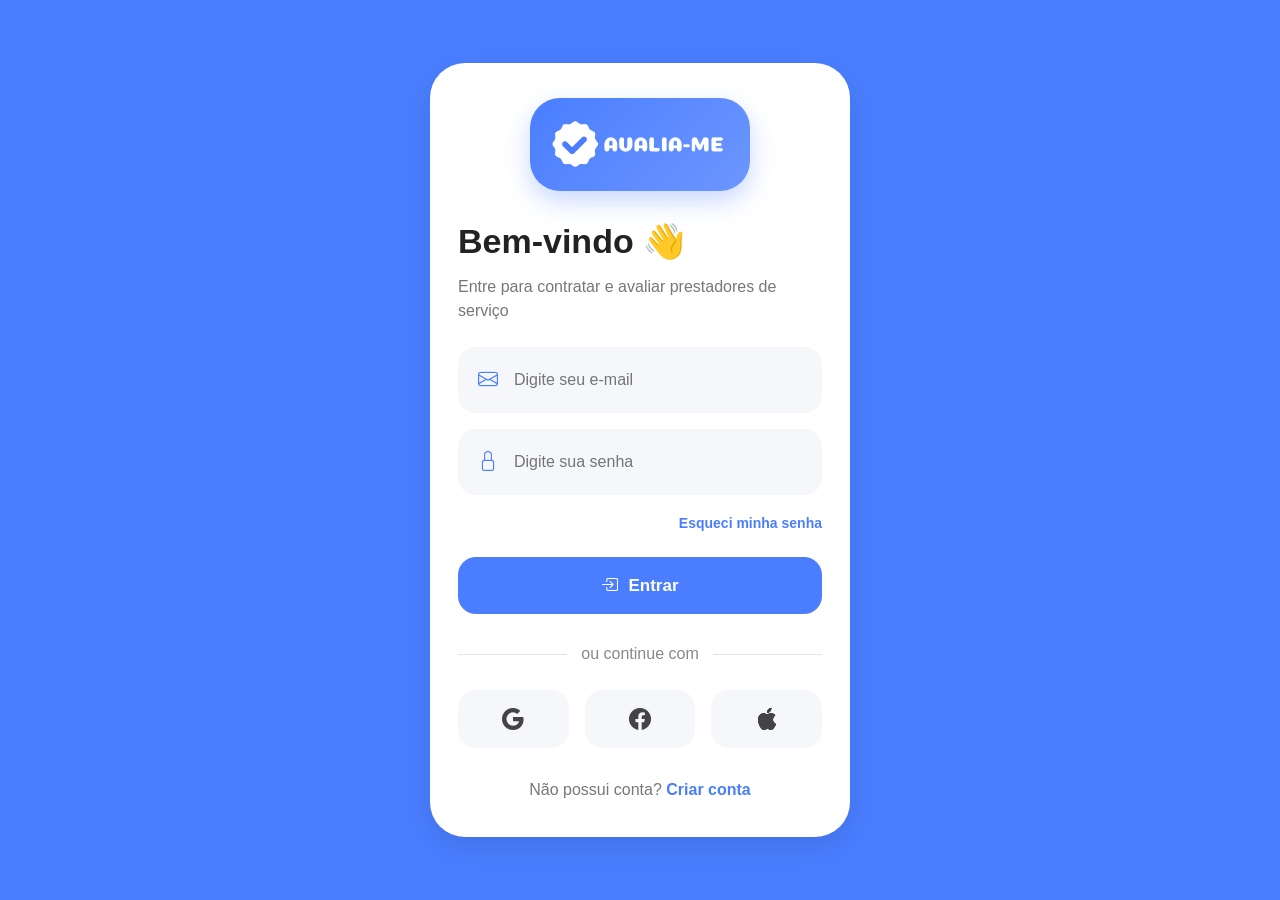
<file: index.html>
<!DOCTYPE html>
<html lang="pt-br">
<head>

<meta charset="UTF-8">
<meta name="viewport" content="width=device-width, initial-scale=1.0">

<title>Login - Avalia-Me</title>

<!-- Bootstrap -->
<link href="https://cdn.jsdelivr.net/npm/bootstrap@5.3.3/dist/css/bootstrap.min.css" rel="stylesheet">

<!-- Bootstrap Icons -->
<link rel="stylesheet" href="https://cdn.jsdelivr.net/npm/bootstrap-icons@1.11.3/font/bootstrap-icons.css">

<!-- CSS -->
<link rel="stylesheet" href="estilo.css">

</head>

<body class="body-login">

<!-- =========================
     LOGIN
========================= -->

<div class="container-login">

    <!-- LOGO -->
    <div class="text-center">

        <img src="logo.png"
        class="logo-login">

    </div>

    <!-- TITULO -->
    <div class="titulo-login">

        Bem-vindo 👋

    </div>

    <div class="subtitulo-login">

        Entre para contratar e avaliar prestadores de serviço

    </div>

    <!-- FORM -->
    <form class="mt-4">

        <!-- EMAIL -->
        <div class="campo-login">

            <i class="bi bi-envelope"></i>

            <input type="email"
            placeholder="Digite seu e-mail">

        </div>

        <!-- SENHA -->
        <div class="campo-login mt-3">

            <i class="bi bi-lock"></i>

            <input type="password"
            placeholder="Digite sua senha">

        </div>

        <!-- ESQUECI -->
        <div class="text-end mt-3">

            <a href="#"
            class="link-login">

                Esqueci minha senha

            </a>

        </div>

        <!-- BOTÃO -->
        <a href="home.html"
        class="btn-entrar-login text-decoration-none">

            <i class="bi bi-box-arrow-in-right"></i>

            Entrar

        </a>

    </form>

    <!-- DIVISÃO -->
    <div class="divisao-login">

        <span>ou continue com</span>

    </div>

    <!-- REDES -->
    <div class="d-flex gap-3 mt-4">

        <button class="btn-social-login">

            <i class="bi bi-google"></i>

        </button>

        <button class="btn-social-login">

            <i class="bi bi-facebook"></i>

        </button>

        <button class="btn-social-login">

            <i class="bi bi-apple"></i>

        </button>

    </div>

    <!-- CADASTRO -->
    <div class="texto-cadastro">

        Não possui conta?

        <a href="#"
        class="link-cadastro">

            Criar conta

        </a>

    </div>

</div>

<!-- Bootstrap -->
<script src="https://cdn.jsdelivr.net/npm/bootstrap@5.3.3/dist/js/bootstrap.bundle.min.js"></script>

</body>
</html>
</file>
<file: estilo.css>
/* =========================
   BODY
========================= */

body{
    background:#f4f5f7;
    font-family:Arial, Helvetica, sans-serif;
    color:#1d1d1d;
    margin:0;
    padding:0;
}

/* =========================
   TOPO
========================= */

.topo{
    background:#4a7eff;

    padding:20px 18px 25px;

    border-bottom-left-radius:35px;
    border-bottom-right-radius:35px;

    box-shadow:0 5px 18px rgba(0,0,0,0.10);

    position:sticky;
    top:0;
    z-index:999;
}

/* LOGO */

.logo{
    width:240px;
    max-width:100%;
    object-fit:contain;
}

/* PERFIL */

.icon-perfil{
    color:white;
    font-size:34px;
}

/* SUBTITULO */

.subtitulo{
    color:rgba(255,255,255,0.85);
    font-size:15px;
    margin-top:8px;
    margin-bottom:20px;
}

/* BUSCA */

.caixa-busca{
    background:white;
    border-radius:20px;
    padding:15px 18px;

    display:flex;
    align-items:center;
    gap:12px;

    box-shadow:0 4px 12px rgba(0,0,0,0.08);
}

.caixa-busca i{
    font-size:22px;
    color:#888;
}

.caixa-busca input{
    border:none;
    width:100%;
    outline:none;
    font-size:17px;
}

/* =========================
   CATEGORIAS
========================= */

.categorias{
    margin-top:22px;

    overflow-x:auto;
    white-space:nowrap;

    padding-bottom:5px;
}

.categorias::-webkit-scrollbar{
    display:none;
}

.categoria-btn{

    border:none;

    background:white;

    border-radius:20px;

    padding:14px 20px;

    margin-right:12px;

    font-size:16px;
    font-weight:600;

    display:inline-flex;
    align-items:center;
    gap:10px;

    box-shadow:0 3px 10px rgba(0,0,0,0.06);

    transition:0.2s;
}

.categoria-btn:hover{
    transform:scale(1.03);
}

/* =========================
   TITULO
========================= */

.titulo-secao{
    font-size:20px;
    font-weight:800;
}

.link-todos{
    color:#4a7eff;
    font-weight:700;
    text-decoration:none;
}

/* =========================
   CARD PRESTADOR
========================= */

.card-prestador{

    background:white;

    border-radius:25px;

    padding:16px;

    margin-bottom:18px;

    box-shadow:0 5px 16px rgba(0,0,0,0.05);
}

.foto-prestador{
    width:90px;
    height:90px;

    border-radius:20px;

    object-fit:cover;
}

.nome{
    font-size:28px;
    font-weight:800;
    margin-bottom:4px;
}

.avaliacao{
    color:#222;
    font-size:16px;
    margin-bottom:6px;
}

.avaliacao i{
    color:#ffb400;
}

.info{
    color:#777;
    font-size:15px;
    margin-bottom:3px;
}

.botoes{
    margin-top:14px;
}

.btn-contato{

    background:#4a7eff;
    color:white;

    border:none;

    border-radius:16px;

    padding:12px 22px;

    font-weight:700;
}

.btn-avaliar{

    background:#f1f1f1;
    color:#222;

    border:none;

    border-radius:16px;

    padding:12px 22px;

    font-weight:700;
}

/* =========================
   MODAL
========================= */

.modal-content{
    border-radius:30px;
    border:none;
    padding:15px;
}

.modal-title{
    font-size:32px;
    font-weight:800;
}

.estrelas{
    font-size:45px;
    color:#dddddd;
    cursor:pointer;
}

.estrelas i:hover{
    color:#ffb400;
}

/* =========================
   NAVBAR
========================= */

.bottom-nav{

    position:fixed;

    bottom:0;

    width:100%;

    background:white;

    border-top:1px solid #ececec;

    padding:10px 0;

    z-index:999;
}

.nav-item-custom{
    text-align:center;
    color:#666;
    font-size:13px;
}

.nav-item-custom i{
    font-size:24px;
}

.nav-item-custom.active{
    color:#4a7eff;
    font-weight:700;
}

/* =========================
   RESPONSIVO
========================= */

@media(max-width:768px){

    .logo{
        width:180px;
    }

    .nome{
        font-size:22px;
    }

    .foto-prestador{
        width:75px;
        height:75px;
    }

    .btn-contato,
    .btn-avaliar{
        width:100%;
    }

    .botoes{
        display:flex;
        flex-direction:column;
        gap:10px;
    }

}

/* =========================
   PERFIL
========================= */

.topo-perfil{

    background:#4a7eff;

    padding:20px 20px 35px;

    border-bottom-left-radius:35px;
    border-bottom-right-radius:35px;

    color:white;
}

.btn-voltar{

    width:42px;
    height:42px;

    background:rgba(255,255,255,0.18);

    border-radius:14px;

    display:flex;
    align-items:center;
    justify-content:center;

    color:white;

    text-decoration:none;

    font-size:20px;
}

.titulo-perfil{
    font-size:22px;
    font-weight:800;
}

.icone-config{

    width:42px;
    height:42px;

    background:rgba(255,255,255,0.18);

    border-radius:14px;

    display:flex;
    align-items:center;
    justify-content:center;

    font-size:20px;
}

.foto-usuario{

    width:110px;
    height:110px;

    border-radius:50%;

    border:4px solid white;

    object-fit:cover;
}

.nome-usuario{

    margin-top:14px;

    font-size:28px;
    font-weight:800;
}

.email-usuario{

    color:rgba(255,255,255,0.85);

    font-size:15px;
}

/* STATUS */

.card-status{

    background:white;

    border-radius:22px;

    padding:20px 10px;

    text-align:center;

    box-shadow:0 4px 12px rgba(0,0,0,0.05);
}

.numero-status{

    font-size:26px;
    font-weight:800;

    color:#4a7eff;
}

.texto-status{

    color:#777;

    font-size:14px;
}

/* ITENS */

.item-perfil{

    background:white;

    border-radius:22px;

    padding:18px;

    margin-bottom:14px;

    display:flex;
    justify-content:space-between;
    align-items:center;

    box-shadow:0 4px 12px rgba(0,0,0,0.05);
}

.icone-item{

    width:52px;
    height:52px;

    border-radius:16px;

    background:#eef3ff;

    color:#4a7eff;

    display:flex;
    align-items:center;
    justify-content:center;

    font-size:22px;
}

.titulo-item{

    font-size:17px;
    font-weight:700;
}

.subtitulo-item{

    font-size:14px;

    color:#888;
}

/* BOTÃO */

.btn-sair{

    width:100%;

    border:none;

    background:#ff4d4d;

    color:white;

    padding:16px;

    border-radius:18px;

    font-size:17px;
    font-weight:700;
}

/* RESPONSIVO */

@media(max-width:768px){

    .nome-usuario{
        font-size:24px;
    }

    .titulo-perfil{
        font-size:20px;
    }

}

/* =========================
   AVALIAÇÕES
========================= */

.topo-avaliacoes{

    background:#4a7eff;

    padding:20px;

    border-bottom-left-radius:35px;
    border-bottom-right-radius:35px;

    color:white;
}

.titulo-avaliacoes{

    font-size:24px;
    font-weight:800;
}

.icone-filtro{

    width:42px;
    height:42px;

    border-radius:14px;

    background:rgba(255,255,255,0.18);

    display:flex;
    align-items:center;
    justify-content:center;

    font-size:20px;
}

.caixa-busca-avaliacao{

    background:white;

    border-radius:18px;

    padding:14px 16px;

    display:flex;
    align-items:center;
    gap:10px;
}

.caixa-busca-avaliacao i{

    color:#888;
    font-size:20px;
}

.caixa-busca-avaliacao input{

    border:none;
    outline:none;

    width:100%;
}

/* MÉDIA */

.card-media{

    background:white;

    border-radius:28px;

    padding:22px;

    box-shadow:0 4px 12px rgba(0,0,0,0.05);
}

.nota-geral{

    font-size:42px;
    font-weight:800;

    color:#4a7eff;
}

.estrelas-media{

    color:#ffb400;

    margin-top:6px;
}

.texto-media{

    color:#888;

    margin-top:5px;

    font-size:14px;
}

.barra-avaliacao{

    display:flex;
    align-items:center;
    gap:10px;
}

.progress{

    height:10px;

    border-radius:10px;

    background:#ececec;
}

.progress-bar{

    background:#4a7eff;
}

/* CARD */

.card-avaliacao{

    background:white;

    border-radius:25px;

    padding:20px;

    margin-bottom:16px;

    box-shadow:0 4px 12px rgba(0,0,0,0.05);
}

.foto-avaliacao{

    width:55px;
    height:55px;

    border-radius:50%;

    object-fit:cover;
}

.nome-avaliador{

    font-size:17px;
    font-weight:700;
}

.tempo-avaliacao{

    font-size:13px;
    color:#888;
}

.nota-avaliacao{

    background:#eef3ff;

    color:#4a7eff;

    padding:8px 14px;

    border-radius:14px;

    font-weight:700;
}

.nota-avaliacao i{

    color:#ffb400;
}

.comentario-avaliacao{

    margin-top:18px;

    color:#444;

    line-height:1.6;
}

.prestador-avaliado{

    margin-top:15px;

    color:#777;

    font-size:14px;
}

/* BOTÃO FLUTUANTE */

.btn-flutuante{

    position:fixed;

    right:20px;
    bottom:90px;

    width:62px;
    height:62px;

    border:none;

    border-radius:50%;

    background:#4a7eff;

    color:white;

    font-size:24px;

    box-shadow:0 6px 18px rgba(74,126,255,0.4);

    z-index:999;
}

/* MODAL */

.titulo-modal-avaliacao{

    font-size:28px;
    font-weight:800;
}

.subtitulo-modal{

    color:#888;

    margin-top:6px;
}

.estrelas-nova{

    font-size:40px;

    color:#dddddd;
}

.estrelas-nova i:hover{

    color:#ffb400;

    cursor:pointer;
}

.area-avaliacao{

    border-radius:18px;

    padding:16px;

    border:1px solid #e5e5e5;
}

.btn-publicar{

    width:100%;

    border:none;

    background:#4a7eff;

    color:white;

    padding:15px;

    border-radius:18px;

    font-size:17px;
    font-weight:700;
}

.item-link{

    text-decoration:none;

    color:inherit;

    display:block;
}

/* =========================
   BUSCAR
========================= */

.topo-buscar{

    background:#4a7eff;

    padding:20px;

    border-bottom-left-radius:35px;
    border-bottom-right-radius:35px;

    color:white;
}

.titulo-buscar{

    font-size:24px;
    font-weight:800;
}

.icone-localizacao{

    width:42px;
    height:42px;

    border-radius:14px;

    background:rgba(255,255,255,0.18);

    display:flex;
    align-items:center;
    justify-content:center;

    font-size:20px;
}

/* BUSCA */

.caixa-busca-page{

    background:white;

    border-radius:20px;

    padding:15px 18px;

    display:flex;
    align-items:center;
    gap:12px;

    box-shadow:0 4px 12px rgba(0,0,0,0.08);
}

.caixa-busca-page i{

    font-size:22px;

    color:#888;
}

.caixa-busca-page input{

    border:none;

    width:100%;

    outline:none;

    font-size:16px;
}

/* TITULOS */

.titulo-secao-busca{

    font-size:22px;
    font-weight:800;
}

.link-ver-todos{

    color:#4a7eff;

    font-weight:700;

    text-decoration:none;
}

/* CATEGORIAS */

.categoria-card{

    background:white;

    border-radius:24px;

    padding:22px 10px;

    text-align:center;

    box-shadow:0 4px 12px rgba(0,0,0,0.05);

    transition:0.2s;
}

.categoria-card:hover{

    transform:translateY(-3px);
}

.icone-categoria{

    font-size:34px;
}

.texto-categoria{

    margin-top:10px;

    font-size:15px;
    font-weight:700;
}

/* CARD BUSCA */

.card-busca{

    background:white;

    border-radius:24px;

    padding:16px;

    margin-bottom:16px;

    display:flex;
    align-items:center;
    gap:14px;

    box-shadow:0 4px 12px rgba(0,0,0,0.05);
}

.foto-busca{

    width:75px;
    height:75px;

    border-radius:20px;

    object-fit:cover;
}

.nome-busca{

    font-size:20px;
    font-weight:800;
}

.profissao-busca{

    color:#777;

    font-size:14px;

    margin-top:3px;
}

.avaliacao-busca{

    margin-top:8px;

    font-size:14px;

    color:#555;
}

.avaliacao-busca i{

    color:#ffb400;
}

/* BOTÃO */

.btn-chat{

    min-width:52px;
    height:52px;

    border:none;

    border-radius:16px;

    background:#25d366;

    color:white;

    font-size:22px;

    display:flex;
    align-items:center;
    justify-content:center;
}

/* RESPONSIVO */

@media(max-width:768px){

    .categoria-card{

        padding:18px 8px;
    }

    .texto-categoria{

        font-size:13px;
    }

    .nome-busca{

        font-size:18px;
    }

}

/* =========================
   MINHAS AVALIAÇÕES
========================= */

.topo-minhas-avaliacoes{

    background:#4a7eff;

    padding:20px;

    border-bottom-left-radius:35px;
    border-bottom-right-radius:35px;

    color:white;
}

.titulo-minhas-avaliacoes{

    font-size:24px;
    font-weight:800;
}

.icone-avaliacoes{

    width:42px;
    height:42px;

    border-radius:14px;

    background:rgba(255,255,255,0.18);

    display:flex;
    align-items:center;
    justify-content:center;

    font-size:18px;
}

.subtitulo-minhas-avaliacoes{

    margin-top:18px;

    color:rgba(255,255,255,0.85);

    font-size:15px;
}

/* RESUMO */

.card-resumo-avaliacoes{

    background:white;

    border-radius:28px;

    padding:22px;

    box-shadow:0 4px 12px rgba(0,0,0,0.05);
}

.numero-resumo{

    font-size:30px;
    font-weight:800;

    color:#4a7eff;
}

.texto-resumo{

    color:#888;

    font-size:14px;

    margin-top:4px;
}

/* CARD */

.card-minha-avaliacao{

    background:white;

    border-radius:25px;

    padding:20px;

    margin-bottom:18px;

    box-shadow:0 4px 12px rgba(0,0,0,0.05);
}

.foto-minha-avaliacao{

    width:62px;
    height:62px;

    border-radius:18px;

    object-fit:cover;
}

.nome-prestador-avaliado{

    font-size:18px;
    font-weight:800;
}

.tipo-servico{

    color:#777;

    font-size:14px;

    margin-top:3px;
}

.nota-minha-avaliacao{

    background:#eef3ff;

    color:#4a7eff;

    padding:8px 14px;

    border-radius:14px;

    font-weight:700;
}

.nota-minha-avaliacao i{

    color:#ffb400;
}

.comentario-minha-avaliacao{

    margin-top:18px;

    color:#444;

    line-height:1.6;
}

.rodape-avaliacao{

    margin-top:18px;

    display:flex;
    justify-content:space-between;
    align-items:center;

    color:#888;

    font-size:14px;
}

/* BOTÃO */

.btn-editar-avaliacao{

    border:none;

    background:#eef3ff;

    color:#4a7eff;

    padding:10px 16px;

    border-radius:14px;

    font-size:14px;
    font-weight:700;
}

/* RESPONSIVO */

@media(max-width:768px){

    .titulo-minhas-avaliacoes{

        font-size:22px;
    }

    .nome-prestador-avaliado{

        font-size:16px;
    }

}

/* =========================
   FAVORITOS
========================= */

.topo-favoritos{

    background:#4a7eff;

    padding:20px;

    border-bottom-left-radius:35px;
    border-bottom-right-radius:35px;

    color:white;
}

.titulo-favoritos{

    font-size:24px;
    font-weight:800;
}

.icone-favoritos{

    width:42px;
    height:42px;

    border-radius:14px;

    background:rgba(255,255,255,0.18);

    display:flex;
    align-items:center;
    justify-content:center;

    font-size:18px;
}

.subtitulo-favoritos{

    margin-top:18px;

    color:rgba(255,255,255,0.85);

    font-size:15px;
}

/* CARD */

.card-favorito{

    background:white;

    border-radius:28px;

    padding:20px;

    margin-bottom:18px;

    box-shadow:0 4px 12px rgba(0,0,0,0.05);
}

.foto-favorito{

    width:75px;
    height:75px;

    border-radius:22px;

    object-fit:cover;
}

.nome-favorito{

    font-size:20px;
    font-weight:800;
}

.profissao-favorito{

    color:#777;

    font-size:14px;

    margin-top:4px;
}

.avaliacao-favorito{

    margin-top:8px;

    color:#555;

    font-size:14px;
}

.avaliacao-favorito i{

    color:#ffb400;
}

/* FAVORITAR */

.btn-favorito{

    min-width:48px;
    height:48px;

    border:none;

    border-radius:16px;

    background:#fff0f0;

    color:#ff4d4d;

    font-size:20px;

    display:flex;
    align-items:center;
    justify-content:center;
}

/* BOTÕES */

.btn-contato-favorito{

    flex:1;

    border:none;

    background:#25d366;

    color:white;

    padding:14px;

    border-radius:18px;

    font-weight:700;
}

.btn-ver-perfil{

    flex:1;

    border:none;

    background:#eef3ff;

    color:#4a7eff;

    padding:14px;

    border-radius:18px;

    font-weight:700;
}

/* RESPONSIVO */

@media(max-width:768px){

    .nome-favorito{

        font-size:18px;
    }

    .foto-favorito{

        width:68px;
        height:68px;
    }

}

/* =========================
   CONTA E SEGURANÇA
========================= */

.topo-seguranca{

    background:#4a7eff;

    padding:20px;

    border-bottom-left-radius:35px;
    border-bottom-right-radius:35px;

    color:white;
}

.titulo-seguranca{

    font-size:24px;
    font-weight:800;
}

.icone-seguranca{

    width:42px;
    height:42px;

    border-radius:14px;

    background:rgba(255,255,255,0.18);

    display:flex;
    align-items:center;
    justify-content:center;

    font-size:18px;
}

.subtitulo-seguranca{

    margin-top:18px;

    color:rgba(255,255,255,0.85);

    font-size:15px;
}

/* PERFIL */

.card-conta{

    background:white;

    border-radius:28px;

    padding:20px;

    box-shadow:0 4px 12px rgba(0,0,0,0.05);
}

.foto-conta{

    width:75px;
    height:75px;

    border-radius:22px;

    object-fit:cover;
}

.nome-conta{

    font-size:22px;
    font-weight:800;
}

.email-conta{

    color:#777;

    margin-top:4px;

    font-size:14px;
}

/* ITENS */

.item-seguranca{

    background:white;

    border-radius:24px;

    padding:18px;

    margin-bottom:16px;

    display:flex;
    align-items:center;
    justify-content:space-between;

    box-shadow:0 4px 12px rgba(0,0,0,0.05);
}

.icone-seguranca-item{

    width:52px;
    height:52px;

    border-radius:16px;

    background:#eef3ff;

    color:#4a7eff;

    display:flex;
    align-items:center;
    justify-content:center;

    font-size:22px;
}

.titulo-item-seguranca{

    font-size:17px;
    font-weight:700;
}

.subtitulo-item-seguranca{

    color:#888;

    font-size:14px;

    margin-top:3px;
}

/* SWITCH */

.form-check-input{

    width:48px;
    height:24px;
}

/* BOTÃO */

.btn-salvar-config{

    width:100%;

    border:none;

    background:#4a7eff;

    color:white;

    padding:16px;

    border-radius:18px;

    font-size:17px;
    font-weight:700;
}

/* RESPONSIVO */

@media(max-width:768px){

    .titulo-seguranca{

        font-size:21px;
    }

    .nome-conta{

        font-size:20px;
    }

}

/* =========================
   AJUDA
========================= */

.topo-ajuda{

    background:#4a7eff;

    padding:20px;

    border-bottom-left-radius:35px;
    border-bottom-right-radius:35px;

    color:white;
}

.titulo-ajuda{

    font-size:24px;
    font-weight:800;
}

.icone-ajuda{

    width:42px;
    height:42px;

    border-radius:14px;

    background:rgba(255,255,255,0.18);

    display:flex;
    align-items:center;
    justify-content:center;

    font-size:18px;
}

.subtitulo-ajuda{

    margin-top:18px;

    color:rgba(255,255,255,0.85);

    font-size:15px;
}

/* BUSCA */

.caixa-ajuda{

    background:white;

    border-radius:20px;

    padding:15px 18px;

    display:flex;
    align-items:center;
    gap:12px;

    box-shadow:0 4px 12px rgba(0,0,0,0.05);
}

.caixa-ajuda i{

    font-size:20px;

    color:#888;
}

.caixa-ajuda input{

    border:none;

    outline:none;

    width:100%;
}

/* ITEM */

.item-ajuda{

    background:white;

    border-radius:24px;

    padding:18px;

    margin-bottom:16px;

    display:flex;
    align-items:center;
    justify-content:space-between;

    box-shadow:0 4px 12px rgba(0,0,0,0.05);
}

.icone-ajuda-item{

    width:52px;
    height:52px;

    border-radius:16px;

    background:#eef3ff;

    color:#4a7eff;

    display:flex;
    align-items:center;
    justify-content:center;

    font-size:22px;
}

.titulo-item-ajuda{

    font-size:17px;
    font-weight:700;
}

.subtitulo-item-ajuda{

    color:#888;

    font-size:14px;

    margin-top:3px;
}

/* CARD */

.card-suporte{

    background:white;

    border-radius:28px;

    padding:24px;

    text-align:center;

    box-shadow:0 4px 12px rgba(0,0,0,0.05);
}

.titulo-suporte{

    font-size:24px;
    font-weight:800;
}

.texto-suporte{

    color:#777;

    margin-top:10px;

    line-height:1.6;
}

/* BOTÃO */

.btn-suporte{

    border:none;

    background:#4a7eff;

    color:white;

    padding:15px 22px;

    border-radius:18px;

    font-size:16px;
    font-weight:700;
}

/* RESPONSIVO */

@media(max-width:768px){

    .titulo-ajuda{

        font-size:22px;
    }

    .titulo-suporte{

        font-size:20px;
    }

}

/* =========================
   LOGIN
========================= */

.body-login{

    background:#4a7eff;

    min-height:100vh;

    display:flex;
    align-items:center;
    justify-content:center;

    padding:20px;
}

.container-login{

    width:100%;
    max-width:420px;

    background:white;

    border-radius:35px;

    padding:35px 28px;

    box-shadow:0 10px 30px rgba(0,0,0,0.10);
}

/* LOGO */

.logo-login{

    width:220px;

    max-width:100%;

    object-fit:contain;
}

/* TITULO */

.titulo-login{

    margin-top:25px;

    font-size:34px;
    font-weight:800;

    color:#222;
}

.subtitulo-login{

    margin-top:8px;

    color:#777;

    line-height:1.5;
}

/* CAMPOS */

.campo-login{

    background:#f5f7fb;

    border-radius:18px;

    padding:16px 18px;

    display:flex;
    align-items:center;
    gap:14px;

    border:2px solid transparent;

    transition:0.2s;
}

.campo-login:focus-within{

    border-color:#4a7eff;
}

.campo-login i{

    font-size:20px;

    color:#4a7eff;
}

.campo-login input{

    border:none;

    outline:none;

    background:transparent;

    width:100%;

    font-size:16px;
}

/* LINKS */

.link-login{

    color:#4a7eff;

    font-size:14px;

    text-decoration:none;

    font-weight:600;
}

/* BOTÃO */

.btn-entrar-login{

    width:100%;

    background:#4a7eff;

    color:white;

    border:none;

    border-radius:18px;

    padding:16px;

    margin-top:22px;

    display:flex;
    align-items:center;
    justify-content:center;
    gap:10px;

    font-size:17px;
    font-weight:700;

    transition:0.2s;
}

.btn-entrar-login:hover{

    background:#3d6de0;

    color:white;
}

/* DIVISÃO */

.divisao-login{

    margin-top:28px;

    text-align:center;

    position:relative;
}

.divisao-login span{

    background:white;

    padding:0 14px;

    color:#888;

    position:relative;

    z-index:2;
}

.divisao-login::before{

    content:"";

    position:absolute;

    left:0;
    top:50%;

    width:100%;
    height:1px;

    background:#e5e5e5;
}

/* SOCIAL */

.btn-social-login{

    flex:1;

    height:58px;

    border:none;

    border-radius:18px;

    background:#f5f7fb;

    font-size:22px;

    color:#444;

    transition:0.2s;
}

.btn-social-login:hover{

    background:#eef3ff;

    color:#4a7eff;
}

/* CADASTRO */

.texto-cadastro{

    margin-top:30px;

    text-align:center;

    color:#777;
}

.link-cadastro{

    color:#4a7eff;

    text-decoration:none;

    font-weight:700;
}

/* RESPONSIVO */

@media(max-width:768px){

    .container-login{

        padding:30px 22px;
    }

    .titulo-login{

        font-size:28px;
    }

}

/* LOGO */

.logo-login{

    width:220px;

    max-width:100%;

    object-fit:contain;

    background:linear-gradient(135deg,#4a7eff,#6c96ff);

    padding:20px;

    border-radius:30px;

    box-shadow:0 10px 25px rgba(74,126,255,0.30);
}
</file>
